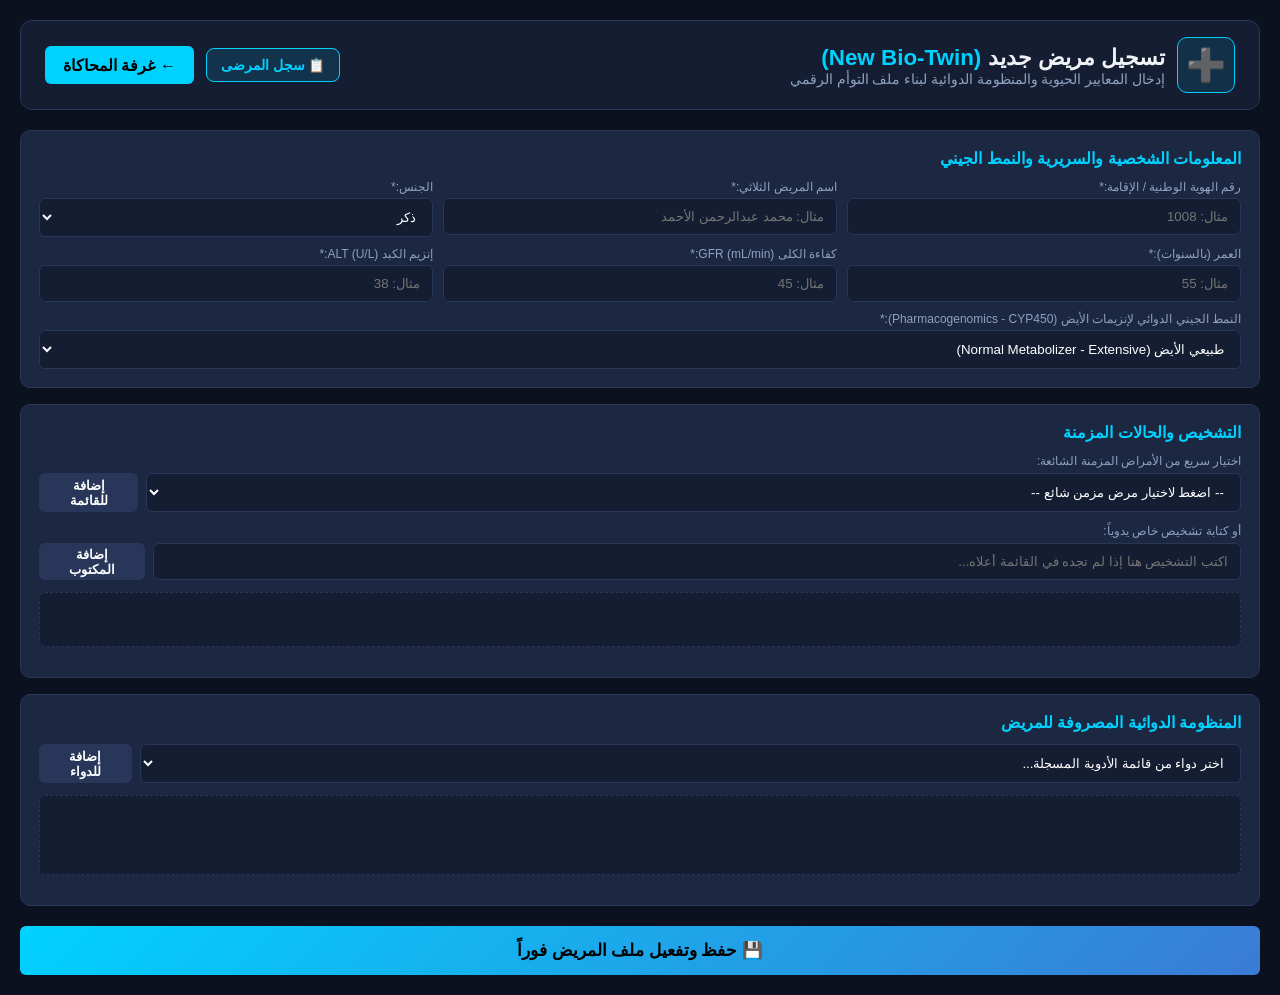
<file: new_patient.html>
<!DOCTYPE html>
<html lang="ar" dir="rtl">
<head>
  <meta charset="UTF-8">
  <meta name="viewport" content="width=device-width, initial-scale=1.0">
  <title>BioNet - تسجيل مريض جديد</title>
  <link rel="stylesheet" href="css/style.css">
</head>
<body>
  <div class="app-container">
    <header class="app-header">
      <div class="brand">
        <span class="icon">➕</span>
        <div>
          <h1>تسجيل مريض جديد <span>(New Bio-Twin)</span></h1>
          <p>إدخال المعايير الحيوية والمنظومة الدوائية لبناء ملف التوأم الرقمي</p>
        </div>
      </div>
      <div class="header-actions">
        <a href="patients.html" class="nav-badge-btn">
          📋 سجل المرضى
        </a>
        <a href="index.html" class="btn btn-primary" style="display:flex; align-items:center; text-decoration:none; height:38px; padding:0 18px;">
          ← غرفة المحاكاة
        </a>
      </div>
    </header>

    <div class="form-container-card">
      <form id="newPatientForm">
        <div class="card" style="margin-bottom: 16px;">
          <h2>المعلومات الشخصية والسريرية والنمط الجيني</h2>
          <div class="form-grid" style="grid-template-columns: repeat(3, 1fr);">
            <div class="field">
              <label>رقم الهوية الوطنية / الإقامة:*</label>
              <input type="text" id="newId" placeholder="مثال: 1008" required>
            </div>
            <div class="field">
              <label>اسم المريض الثلاثي:*</label>
              <input type="text" id="newName" placeholder="مثال: محمد عبدالرحمن الأحمد" required>
            </div>
            <div class="field">
              <label>الجنس:*</label>
              <select id="newGender" required>
                <option value="ذكر">ذكر</option>
                <option value="أنثى">أنثى</option>
              </select>
            </div>
            <div class="field">
              <label>العمر (بالسنوات):*</label>
              <input type="number" id="newAge" min="1" max="120" placeholder="مثال: 55" required>
            </div>
            <div class="field">
              <label>كفاءة الكلى GFR (mL/min):*</label>
              <input type="number" step="0.1" id="newGfr" min="1" max="200" placeholder="مثال: 45" required>
            </div>
            <div class="field">
              <label>إنزيم الكبد ALT (U/L):*</label>
              <input type="number" step="0.1" id="newAlt" min="1" max="1000" placeholder="مثال: 38" required>
            </div>
            <div class="field" style="grid-column: span 3;">
              <label>النمط الجيني الدوائي لإنزيمات الأيض (Pharmacogenomics - CYP450):*</label>
              <select id="newPgx">
                <option value="Normal">طبيعي الأيض (Normal Metabolizer - Extensive)</option>
                <option value="Poor Metabolizer">بطيء الأيض (Poor Metabolizer - تضاعف خطر التراكم السمي)</option>
                <option value="Rapid Metabolizer">سريع الأيض (Rapid Metabolizer - تصفية استقلابية فائقة)</option>
              </select>
            </div>
          </div>
        </div>

        <div class="card" style="margin-bottom: 16px;">
          <h2>التشخيص والحالات المزمنة</h2>
          <div style="margin-bottom: 12px;">
            <label style="display:block; font-size:0.75rem; color:var(--text-secondary); margin-bottom:5px;">اختيار سريع من الأمراض المزمنة الشائعة:</label>
            <div class="row">
              <select id="commonDiseasesSelect">
                <option value="">-- اضغط لاختيار مرض مزمن شائع --</option>
                <option value="ارتفاع ضغط الدم">ارتفاع ضغط الدم (Hypertension)</option>
                <option value="فشل قلبي مزمن">فشل قلبي مزمن (Heart Failure)</option>
                <option value="السكري النوع الأول">السكري النوع الأول (Type 1 Diabetes)</option>
                <option value="السكري النوع الثاني">السكري النوع الثاني (Type 2 Diabetes)</option>
                <option value="قصور كلوي مزمن">قصور كلوي مزمن (Chronic Kidney Disease)</option>
                <option value="اضطراب النظم الأذيني">اضطراب النظم الأذيني (Atrial Fibrillation)</option>
                <option value="احتشاء عضلة القلب">احتشاء عضلة القلب القديم (Post-MI)</option>
                <option value="دهون الدم">ارتفاع الكوليسترول والدهون (Dyslipidemia)</option>
                <option value="تدهن الكبد غير الكحولي">تدهن الكبد (NAFLD)</option>
                <option value="التهاب المفاصل الروماتويدي">التهاب المفاصل الروماتويدي (Rheumatoid Arthritis)</option>
                <option value="خمول الغدة الدرقية">خمول الغدة الدرقية (Hypothyroidism)</option>
                <option value="نقرس">داء النقرس (Gout)</option>
                <option value="صرع جزئي مستقر">مرض الصرع (Epilepsy)</option>
                <option value="جلطة وريدية سابقة">جلطة وريدية سابقة (History of DVT/PE)</option>
                <option value="اكتئاب سريري مزمن">اكتئاب سريري مزمن (Depression)</option>
                <option value="الربو الشعبي المزمن">الربو الشعبي المزمن (Chronic Asthma)</option>
              </select>
              <button type="button" id="addCommonDiseaseBtn" class="btn btn-secondary">إضافة للقائمة</button>
            </div>
          </div>

          <div>
            <label style="display:block; font-size:0.75rem; color:var(--text-secondary); margin-bottom:5px;">أو كتابة تشخيص خاص يدوياً:</label>
            <div class="row">
              <input type="text" id="diseaseInput" placeholder="اكتب التشخيص هنا إذا لم تجده في القائمة أعلاه...">
              <button type="button" id="addCustomDiseaseBtn" class="btn btn-secondary">إضافة المكتوب</button>
            </div>
          </div>

          <div class="tag-container" id="diseasesContainer" style="min-height: 55px; margin-top: 12px;"></div>
        </div>

        <div class="card" style="margin-bottom: 20px;">
          <h2>المنظومة الدوائية المصروفة للمريض</h2>
          <div class="row">
            <select id="newDrugSelect">
              <option value="">اختر دواء من قائمة الأدوية المسجلة...</option>
            </select>
            <button type="button" id="addNewDrugBtn" class="btn btn-secondary">إضافة للدواء</button>
          </div>
          <div class="tag-container" id="patientDrugsContainer"></div>
        </div>

        <button type="submit" class="btn btn-action" style="padding: 14px; font-size: 1.05rem;">
          💾 حفظ وتفعيل ملف المريض فوراً
        </button>
      </form>
    </div>
  </div>

  <script src="js/api.js"></script>
  <script>
    let selectedDrugs = [];
    let diseasesList = [];

    async function initDrugs() {
      try {
        const drugs = await ApiClient.getDrugs();
        const select = document.getElementById("newDrugSelect");
        drugs.forEach(d => {
          const opt = document.createElement("option");
          opt.value = d;
          opt.textContent = d;
          select.appendChild(opt);
        });
      } catch (err) {
        console.error("فشل تحميل قائمة الأدوية", err);
      }
    }

    function addDiseaseToList(diseaseName) {
      const cleanName = diseaseName.trim();
      if (cleanName && !diseasesList.includes(cleanName)) {
        diseasesList.push(cleanName);
        renderDiseases();
      }
    }

    document.getElementById("addCommonDiseaseBtn").addEventListener("click", () => {
      const select = document.getElementById("commonDiseasesSelect");
      if (select.value) {
        addDiseaseToList(select.value);
        select.value = "";
      }
    });

    document.getElementById("addCustomDiseaseBtn").addEventListener("click", () => {
      const input = document.getElementById("diseaseInput");
      if (input.value) {
        addDiseaseToList(input.value);
        input.value = "";
      }
    });

    document.getElementById("diseaseInput").addEventListener("keypress", (e) => {
      if (e.key === "Enter") {
        e.preventDefault();
        document.getElementById("addCustomDiseaseBtn").click();
      }
    });

    function renderDiseases() {
      const container = document.getElementById("diseasesContainer");
      container.innerHTML = "";
      diseasesList.forEach(d => {
        const tag = document.createElement("div");
        tag.className = "disease-badge";
        tag.style.display = "inline-flex";
        tag.style.alignItems = "center";
        tag.style.gap = "6px";
        tag.innerHTML = `<span>${d}</span><span style="cursor:pointer;color:var(--danger-color);font-weight:bold;" onclick="removeDisease('${d}')">×</span>`;
        container.appendChild(tag);
      });
    }

    window.removeDisease = function(item) {
      diseasesList = diseasesList.filter(d => d !== item);
      renderDiseases();
    };

    document.getElementById("addNewDrugBtn").addEventListener("click", () => {
      const select = document.getElementById("newDrugSelect");
      const val = select.value;
      if (val && !selectedDrugs.includes(val)) {
        selectedDrugs.push(val);
        renderDrugs();
      }
    });

    function renderDrugs() {
      const container = document.getElementById("patientDrugsContainer");
      container.innerHTML = "";
      selectedDrugs.forEach(d => {
        const tag = document.createElement("div");
        tag.className = "tag";
        tag.innerHTML = `<span>${d}</span><span class="close" onclick="removePatientDrug('${d}')">×</span>`;
        container.appendChild(tag);
      });
    }

    window.removePatientDrug = function(item) {
      selectedDrugs = selectedDrugs.filter(d => d !== item);
      renderDrugs();
    };

    document.getElementById("newPatientForm").addEventListener("submit", async (e) => {
      e.preventDefault();

      if (selectedDrugs.length === 0) {
        alert("يرجى إضافة دواء واحد على الأقل للمنظومة العلاجية للمريض");
        return;
      }

      const payload = {
        national_id: document.getElementById("newId").value.trim(),
        name: document.getElementById("newName").value.trim(),
        age: parseInt(document.getElementById("newAge").value, 10),
        gender: document.getElementById("newGender").value,
        gfr: parseFloat(document.getElementById("newGfr").value),
        liver_alt: parseFloat(document.getElementById("newAlt").value),
        pgx_profile: document.getElementById("newPgx").value,
        chronic_diseases: diseasesList.length > 0 ? diseasesList : ["لا توجد تشخيصات مسجلة"],
        current_medications: selectedDrugs
      };

      try {
        await ApiClient.createPatient(payload);
        alert("✓ تم تسجيل المريض وحفظ ملف التوأم الحيوي بنجاح!");
        sessionStorage.setItem("autoFetchId", payload.national_id);
        window.location.href = "index.html";
      } catch (err) {
        alert(err.message);
      }
    });

    initDrugs();
  </script>
</body>
</html>
</file>
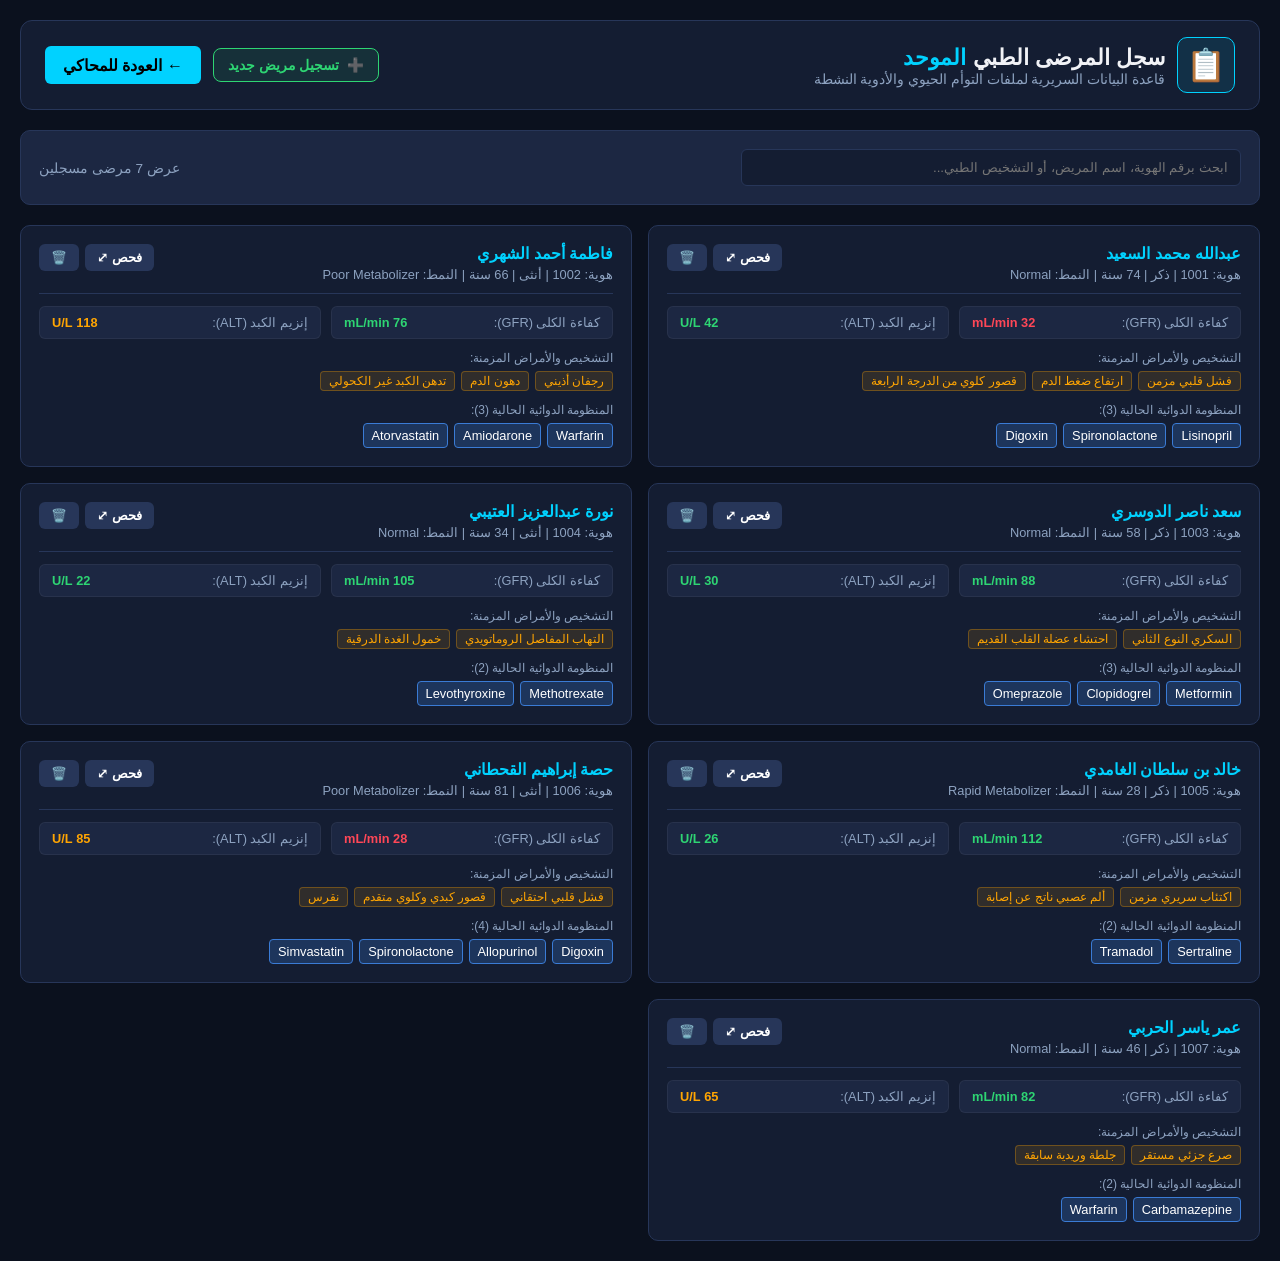
<file: patients.html>
<!DOCTYPE html>
<html lang="ar" dir="rtl">
<head>
  <meta charset="UTF-8">
  <meta name="viewport" content="width=device-width, initial-scale=1.0">
  <title>BioNet - سجل المرضى الموحد</title>
  <link rel="stylesheet" href="css/style.css">
</head>
<body>
  <div class="app-container">
    <header class="app-header">
      <div class="brand">
        <span class="icon">📋</span>
        <div>
          <h1>سجل المرضى الطبي <span>الموحد</span></h1>
          <p>قاعدة البيانات السريرية لملفات التوأم الحيوي والأدوية النشطة</p>
        </div>
      </div>
      <div class="header-actions">
        <a href="new_patient.html" class="nav-badge-btn" style="border-color: #2ed573; color: #2ed573; background: rgba(46, 213, 115, 0.1);">
          <span class="badge-icon">➕</span> تسجيل مريض جديد
        </a>
        <a href="index.html" class="btn btn-primary" style="display:flex; align-items:center; text-decoration:none; height:38px; padding:0 18px;">
          ← العودة للمحاكي
        </a>
      </div>
    </header>

    <div class="card" style="margin-bottom: 20px;">
      <div class="search-bar-row">
        <input type="text" id="patientSearchInput" placeholder="ابحث برقم الهوية، اسم المريض، أو التشخيص الطبي..." style="max-width: 500px;">
        <span class="records-count" id="recordsCount">عرض 0 مرضى مسجلين</span>
      </div>
    </div>

    <div class="patients-grid" id="patientsContainer"></div>
  </div>

  <script src="js/api.js"></script>
  <script>
    let allPatients = [];

    async function loadPatients() {
      const container = document.getElementById("patientsContainer");
      const countLabel = document.getElementById("recordsCount");
      
      try {
        allPatients = await ApiClient.getAllPatients();
        countLabel.textContent = `عرض ${allPatients.length} مرضى مسجلين`;
        renderList(allPatients);
      } catch (err) {
        container.innerHTML = `<div class="card" style="color:var(--danger-color); text-align:center;">تعذر تحميل بيانات المرضى.</div>`;
      }
    }

    function renderList(list) {
      const container = document.getElementById("patientsContainer");
      container.innerHTML = "";

      if (list.length === 0) {
        container.innerHTML = `<p class="placeholder-text">لا توجد نتائج مطابقة لبحثك.</p>`;
        return;
      }

      list.forEach(p => {
        const medPills = p.current_medications.map(m => `<span class="tag" style="margin:0;">${m}</span>`).join(" ");
        const diseases = p.chronic_diseases.map(d => `<span class="disease-badge">${d}</span>`).join(" ");

        const card = document.createElement("div");
        card.className = "card patient-card";
        card.innerHTML = `
          <div class="patient-card-header">
            <div>
              <h3 style="margin-bottom:2px;">${p.name}</h3>
              <span class="patient-id-tag">هوية: ${p.national_id} | ${p.gender} | ${p.age} سنة | النمط: ${p.pgx_profile || 'Normal'}</span>
            </div>
            <div style="display:flex; gap:6px;">
              <button class="btn btn-secondary select-patient-btn" onclick="openInSimulator('${p.national_id}')" title="فحص الأدوية">
                فحص ⤢
              </button>
              <button class="btn btn-secondary select-patient-btn" onclick="deletePatientRecord('${p.national_id}', '${p.name}')" style="color:var(--danger-color); border-color:var(--danger-color);" title="حذف المريض">
                🗑️
              </button>
            </div>
          </div>

          <div class="bio-stats-row">
            <div class="stat-pill">
              <span class="stat-title">كفاءة الكلى (GFR):</span>
              <strong style="color:${p.gfr < 60 ? 'var(--danger-color)' : 'var(--success-color)'}">${p.gfr} mL/min</strong>
            </div>
            <div class="stat-pill">
              <span class="stat-title">إنزيم الكبد (ALT):</span>
              <strong style="color:${p.liver_alt > 50 ? 'var(--warning-color)' : 'var(--success-color)'}">${p.liver_alt} U/L</strong>
            </div>
          </div>

          <div class="patient-section">
            <label class="section-label">التشخيص والأمراض المزمنة:</label>
            <div class="pills-flex">${diseases}</div>
          </div>

          <div class="patient-section">
            <label class="section-label">المنظومة الدوائية الحالية (${p.current_medications.length}):</label>
            <div class="pills-flex">${medPills}</div>
          </div>
        `;
        container.appendChild(card);
      });
    }

    function openInSimulator(nationalId) {
      sessionStorage.setItem("autoFetchId", nationalId);
      window.location.href = "index.html";
    }

    async function deletePatientRecord(nationalId, patientName) {
      const confirmDelete = confirm(`هل أنت متأكد من رغبتك في حذف سجل المريض: "${patientName}" (هوية: ${nationalId}) نهائياً؟`);
      if (!confirmDelete) return;

      try {
        await ApiClient.deletePatient(nationalId);
        allPatients = allPatients.filter(p => p.national_id !== nationalId);
        document.getElementById("recordsCount").textContent = `عرض ${allPatients.length} مرضى مسجلين`;
        renderList(allPatients);
      } catch (err) {
        alert(err.message);
      }
    }

    document.getElementById("patientSearchInput").addEventListener("input", (e) => {
      const term = e.target.value.toLowerCase().trim();
      const filtered = allPatients.filter(p => 
        p.name.includes(term) ||
        p.national_id.includes(term) ||
        p.chronic_diseases.some(d => d.includes(term)) ||
        p.current_medications.some(m => m.toLowerCase().includes(term))
      );
      renderList(filtered);
    });

    loadPatients();
  </script>
</body>
</html>
</file>
<file: css/style.css>
:root {
  --bg-dark: #0b111e;
  --panel-bg: #141d32;
  --card-bg: #1c2742;
  --border-color: #273659;
  --cyan-accent: #00d2ff;
  --blue-accent: #3a7bd5;
  --danger-color: #ff4757;
  --warning-color: #ffa502;
  --success-color: #2ed573;
  --text-primary: #f1f2f6;
  --text-secondary: #8da2c0;
}

* {
  box-sizing: border-box;
  margin: 0;
  padding: 0;
  font-family: -apple-system, BlinkMacSystemFont, "Segoe UI", Roboto, Oxygen, Ubuntu, sans-serif;
}

body {
  background-color: var(--bg-dark);
  color: var(--text-primary);
  padding: 20px;
  min-height: 100vh;
}

.app-container {
  max-width: 1400px;
  margin: 0 auto;
}

.app-header {
  display: flex;
  justify-content: space-between;
  align-items: center;
  background: var(--panel-bg);
  border: 1px solid var(--border-color);
  padding: 16px 24px;
  border-radius: 12px;
  margin-bottom: 20px;
}

.brand {
  display: flex;
  align-items: center;
  gap: 12px;
}

.brand .icon {
  font-size: 2rem;
  background: rgba(0, 210, 255, 0.1);
  padding: 8px;
  border-radius: 10px;
  border: 1px solid var(--cyan-accent);
}

.brand h1 {
  font-size: 1.4rem;
}

.brand h1 span {
  color: var(--cyan-accent);
}

.brand p {
  font-size: 0.85rem;
  color: var(--text-secondary);
}

.system-status {
  font-size: 0.85rem;
  color: var(--success-color);
  display: flex;
  align-items: center;
  gap: 8px;
  background: rgba(46, 213, 115, 0.1);
  padding: 6px 14px;
  border-radius: 20px;
  border: 1px solid var(--success-color);
}

.system-status .dot {
  width: 8px;
  height: 8px;
  background: var(--success-color);
  border-radius: 50%;
  box-shadow: 0 0 8px var(--success-color);
}

.grid-layout {
  display: grid;
  grid-template-columns: 420px 1fr;
  gap: 20px;
}

.side-panel {
  display: flex;
  flex-direction: column;
  gap: 16px;
}

.main-panel {
  display: flex;
  flex-direction: column;
  gap: 16px;
}

.card {
  background: var(--card-bg);
  border: 1px solid var(--border-color);
  padding: 18px;
  border-radius: 10px;
}

.card h2, .card h3 {
  font-size: 1rem;
  color: var(--cyan-accent);
  margin-bottom: 12px;
}

.row {
  display: flex;
  gap: 8px;
}

input, select {
  width: 100%;
  background: var(--panel-bg);
  border: 1px solid var(--border-color);
  padding: 10px 12px;
  color: #fff;
  border-radius: 6px;
  outline: none;
}

input:focus, select:focus {
  border-color: var(--cyan-accent);
}

.form-grid {
  display: grid;
  grid-template-columns: 1fr 1fr;
  gap: 10px;
}

.field label {
  display: block;
  font-size: 0.75rem;
  color: var(--text-secondary);
  margin-bottom: 4px;
}

.tag-container {
  min-height: 80px;
  background: var(--panel-bg);
  border: 1px dashed var(--border-color);
  border-radius: 6px;
  padding: 8px;
  margin: 12px 0;
  display: flex;
  flex-wrap: wrap;
  gap: 6px;
}

.tag {
  background: rgba(58, 123, 213, 0.25);
  border: 1px solid var(--blue-accent);
  color: #fff;
  font-size: 0.8rem;
  padding: 4px 8px;
  border-radius: 4px;
  display: flex;
  align-items: center;
  gap: 6px;
}

.tag .close {
  cursor: pointer;
  color: var(--danger-color);
  font-weight: bold;
}

.btn {
  border: none;
  cursor: pointer;
  font-weight: 600;
  border-radius: 6px;
  transition: opacity 0.2s;
}

.btn:hover {
  opacity: 0.9;
}

.btn-primary {
  background: var(--cyan-accent);
  color: #000;
  padding: 0 16px;
}

.btn-secondary {
  background: var(--border-color);
  color: #fff;
  padding: 0 16px;
}

.btn-action {
  width: 100%;
  padding: 12px;
  background: linear-gradient(135deg, var(--cyan-accent), var(--blue-accent));
  color: #000;
  font-size: 0.95rem;
}

.metrics-bar {
  display: grid;
  grid-template-columns: repeat(3, 1fr);
  gap: 16px;
}

.metric-card {
  background: var(--card-bg);
  border: 1px solid var(--border-color);
  padding: 16px;
  border-radius: 10px;
}

.metric-card h4 {
  font-size: 0.8rem;
  color: var(--text-secondary);
  margin-bottom: 8px;
}

.metric-card .score {
  font-size: 2rem;
  font-weight: bold;
}

.metric-card .score small {
  font-size: 0.85rem;
  color: var(--text-secondary);
}

.badge {
  display: inline-block;
  font-size: 0.75rem;
  padding: 3px 8px;
  border-radius: 12px;
  margin-top: 6px;
  background: rgba(255, 255, 255, 0.08);
}

.badge.critical {
  background: rgba(255, 71, 87, 0.2);
  color: var(--danger-color);
  border: 1px solid var(--danger-color);
}

.badge.elevated {
  background: rgba(255, 165, 2, 0.2);
  color: var(--warning-color);
  border: 1px solid var(--warning-color);
}

.badge.optimal {
  background: rgba(46, 213, 115, 0.2);
  color: var(--success-color);
  border: 1px solid var(--success-color);
}

.progress-bar {
  height: 8px;
  background: var(--panel-bg);
  border-radius: 4px;
  overflow: hidden;
  margin: 10px 0 6px 0;
}

.progress-bar .fill {
  height: 100%;
  width: 0%;
  background: var(--blue-accent);
  transition: width 0.5s ease;
}

.progress-bar .fill.hepatic {
  background: var(--warning-color);
}

.metric-sub {
  font-size: 0.75rem;
  color: var(--text-secondary);
}

.card-title-row {
  display: flex;
  justify-content: space-between;
  margin-bottom: 10px;
}

.legend {
  font-size: 0.8rem;
  color: var(--text-secondary);
}

.dot-red {
  display: inline-block;
  width: 8px;
  height: 8px;
  background: var(--danger-color);
  border-radius: 50%;
}

.network-box {
  height: 320px;
  background: #090e18;
  border-radius: 6px;
  border: 1px solid var(--border-color);
}

.rec-list {
  display: flex;
  flex-direction: column;
  gap: 10px;
  margin-top: 8px;
}

.rec-item {
  background: rgba(255, 71, 87, 0.08);
  border-right: 4px solid var(--danger-color);
  padding: 10px 14px;
  border-radius: 4px;
}

.rec-item h5 {
  color: #ff7675;
  font-size: 0.9rem;
}

.rec-item p {
  font-size: 0.8rem;
  color: var(--text-secondary);
  margin: 4px 0 6px 0;
}

.placeholder-text {
  font-size: 0.85rem;
  color: var(--text-secondary);
  text-align: center;
  padding: 12px;
}

/* تنسيقات الهيدر والأزرار العلوية */
.header-actions {
  display: flex;
  align-items: center;
  gap: 12px;
}

.nav-badge-btn {
  display: flex;
  align-items: center;
  gap: 8px;
  background: rgba(0, 210, 255, 0.12);
  color: var(--cyan-accent);
  border: 1px solid var(--cyan-accent);
  text-decoration: none;
  font-size: 0.85rem;
  font-weight: 600;
  padding: 8px 14px;
  border-radius: 8px;
  transition: all 0.2s ease;
  cursor: pointer;
}

.nav-badge-btn:hover {
  background: var(--cyan-accent);
  color: #000;
}

.card-header-flex {
  display: flex;
  justify-content: space-between;
  align-items: center;
  margin-bottom: 12px;
}

.subtle-link {
  color: var(--cyan-accent);
  text-decoration: none;
  font-size: 0.8rem;
  opacity: 0.85;
}

.subtle-link:hover {
  opacity: 1;
  text-decoration: underline;
}

/* أزرار تطبيق البديل الفوري */
.pill-action-btn {
  background: rgba(0, 210, 106, 0.15);
  color: var(--safe-green);
  border: 1px solid var(--safe-green);
  padding: 6px 14px;
  border-radius: 20px;
  font-size: 0.8rem;
  font-weight: 700;
  cursor: pointer;
  transition: all 0.2s ease;
}

.pill-action-btn:hover {
  background: var(--safe-green);
  color: #000;
  transform: translateY(-2px);
  box-shadow: 0 4px 12px rgba(0, 210, 106, 0.3);
}

/* نافذة FHIR Modal */
.modal-backdrop {
  position: fixed;
  top: 0;
  left: 0;
  width: 100vw;
  height: 100vh;
  background: rgba(0, 0, 0, 0.75);
  backdrop-filter: blur(4px);
  display: flex;
  justify-content: center;
  align-items: center;
  z-index: 1000;
}

.modal-box {
  background: var(--panel-bg);
  border: 1px solid var(--border-color);
  width: 90%;
  max-width: 680px;
  max-height: 80vh;
  border-radius: 12px;
  padding: 20px;
  display: flex;
  flex-direction: column;
}

.modal-header {
  display: flex;
  justify-content: space-between;
  align-items: center;
  border-bottom: 1px solid var(--border-color);
  padding-bottom: 10px;
  margin-bottom: 10px;
}

.modal-header h3 {
  font-size: 1.1rem;
  color: var(--cyan-accent);
}

.modal-close {
  font-size: 1.5rem;
  cursor: pointer;
  color: var(--danger-color);
  font-weight: bold;
}

.fhir-pre {
  background: #060a12;
  border: 1px solid var(--border-color);
  padding: 14px;
  border-radius: 8px;
  color: #a29bfe;
  font-family: monospace;
  font-size: 0.85rem;
  overflow-y: auto;
  flex: 1;
  text-align: left;
  direction: ltr;
}

/* تنسيقات شاشة سجل المرضى */
.search-bar-row {
  display: flex;
  justify-content: space-between;
  align-items: center;
  gap: 16px;
}

.records-count {
  font-size: 0.85rem;
  color: var(--text-secondary);
}

.patients-grid {
  display: grid;
  grid-template-columns: repeat(auto-fill, minmax(420px, 1fr));
  gap: 16px;
}

.patient-card {
  display: flex;
  flex-direction: column;
  gap: 12px;
  border: 1px solid var(--border-color);
  background: var(--panel-bg);
}

.patient-card-header {
  display: flex;
  justify-content: space-between;
  align-items: flex-start;
  border-bottom: 1px solid var(--border-color);
  padding-bottom: 10px;
}

.patient-id-tag {
  font-size: 0.8rem;
  color: var(--text-secondary);
}

.bio-stats-row {
  display: flex;
  gap: 10px;
}

.stat-pill {
  flex: 1;
  background: var(--card-bg);
  padding: 8px 12px;
  border-radius: 6px;
  border: 1px solid rgba(255, 255, 255, 0.05);
  display: flex;
  justify-content: space-between;
  align-items: center;
  font-size: 0.8rem;
}

.stat-title {
  color: var(--text-secondary);
}

.patient-section {
  display: flex;
  flex-direction: column;
  gap: 6px;
}

.section-label {
  font-size: 0.75rem;
  color: var(--text-secondary);
}

.pills-flex {
  display: flex;
  flex-wrap: wrap;
  gap: 6px;
}

.disease-badge {
  background: rgba(255, 165, 2, 0.12);
  color: var(--warning-color);
  border: 1px solid rgba(255, 165, 2, 0.3);
  font-size: 0.75rem;
  padding: 2px 8px;
  border-radius: 4px;
}

.select-patient-btn {
  white-space: nowrap;
  font-size: 0.8rem;
  padding: 6px 12px;
}
</file>
